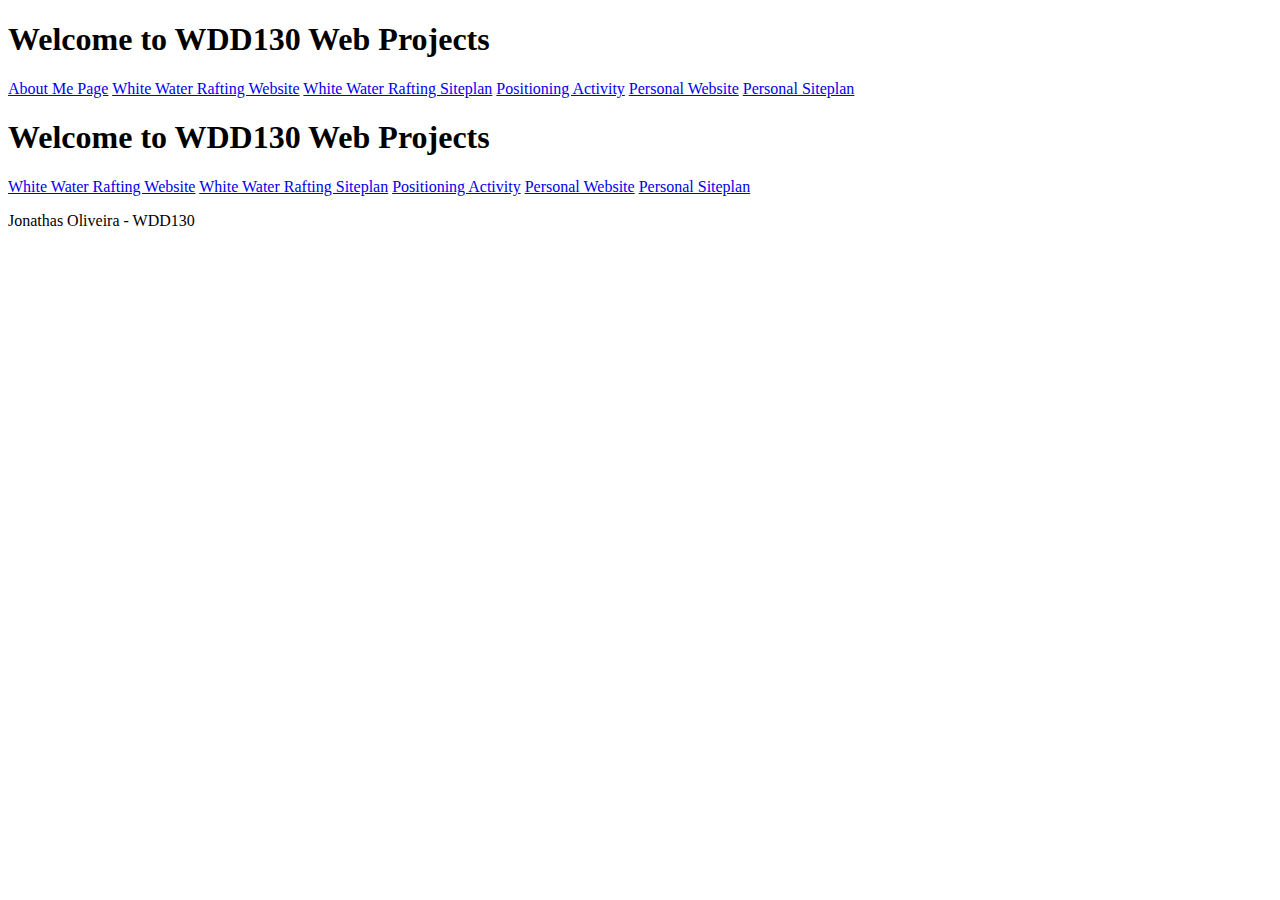
<file: index.html>
<!DOCTYPE html>
<html lang="en">
<head>
    <meta charset="UTF-8">
    <meta http-equiv="X-UA-Compatible" content="IE=edge">
    <meta name="viewport" content="width=device-width, initial-scale=1.0">
    <title>WDD130 Home Page</title>
</head>
<body>

<h1>Welcome to WDD130 Web Projects</h1>
<nav>
    <a href="aboutme/index.html">About Me Page</a>             
    <a href="wwr/index.html">White Water Rafting Website</a>
    <a href="wwr/site-plan-rafting.html">White Water Rafting Siteplan</a>
    <a href="positioning.html">Positioning Activity</a>
    <a href="index.html">Personal Website</a>
    <a href="site-plan.html">Personal Siteplan</a>
</nav>
<h1>Welcome to WDD130 Web Projects</h1>
<nav>
  <a href="wwr/index.html">White Water Rafting Website</a>
  <a href="wwr/site-plan-rafting.html">White Water Rafting Siteplan</a>
  <a href="positioning.html">Positioning Activity</a>
  <a href="index.html">Personal Website</a>
  <a href="site-plan.html">Personal Siteplan</a>
</nav>  
<p>Jonathas Oliveira - WDD130</p>                                  
</body>
</html>
</file>
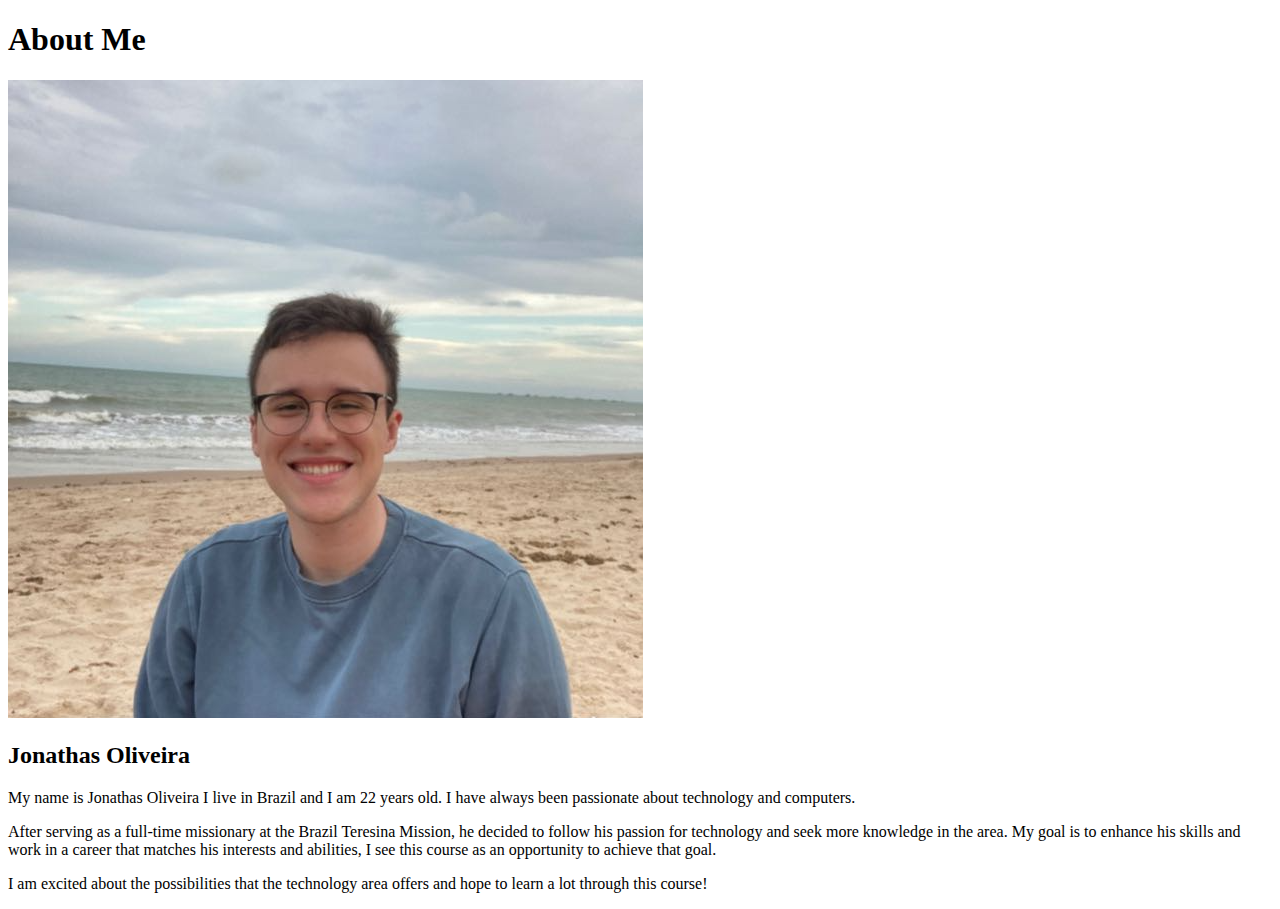
<file: aboutme/index.html>
<!DOCTYPE html>
<html lang="en">
<head>
    <meta charset="UTF-8">
    <meta http-equiv="X-UA-Compatible" content="IE=edge">
    <meta name="viewport" content="width=device-width, initial-scale=1.0">
    <title>Home Page</title>
</head>
<body>
    <h1>About Me</h1>
    <img alt="Image of me" src="images\jonathas.png">
    <h2>Jonathas Oliveira</h2>
    <p>My name is Jonathas Oliveira I live in Brazil and I am 22 years old. I have always been passionate about technology and computers.</p>
    <p>After serving as a full-time missionary at the Brazil Teresina Mission, he decided to follow his passion for technology and seek more knowledge in the area. 
    My goal is to enhance his skills and work in a career that matches his interests and abilities, I see this course as an opportunity to achieve that goal.</p>
    <p> I am excited about the possibilities that the technology area offers and hope to learn a lot through this course!</p>
</body>
</html>
</file>
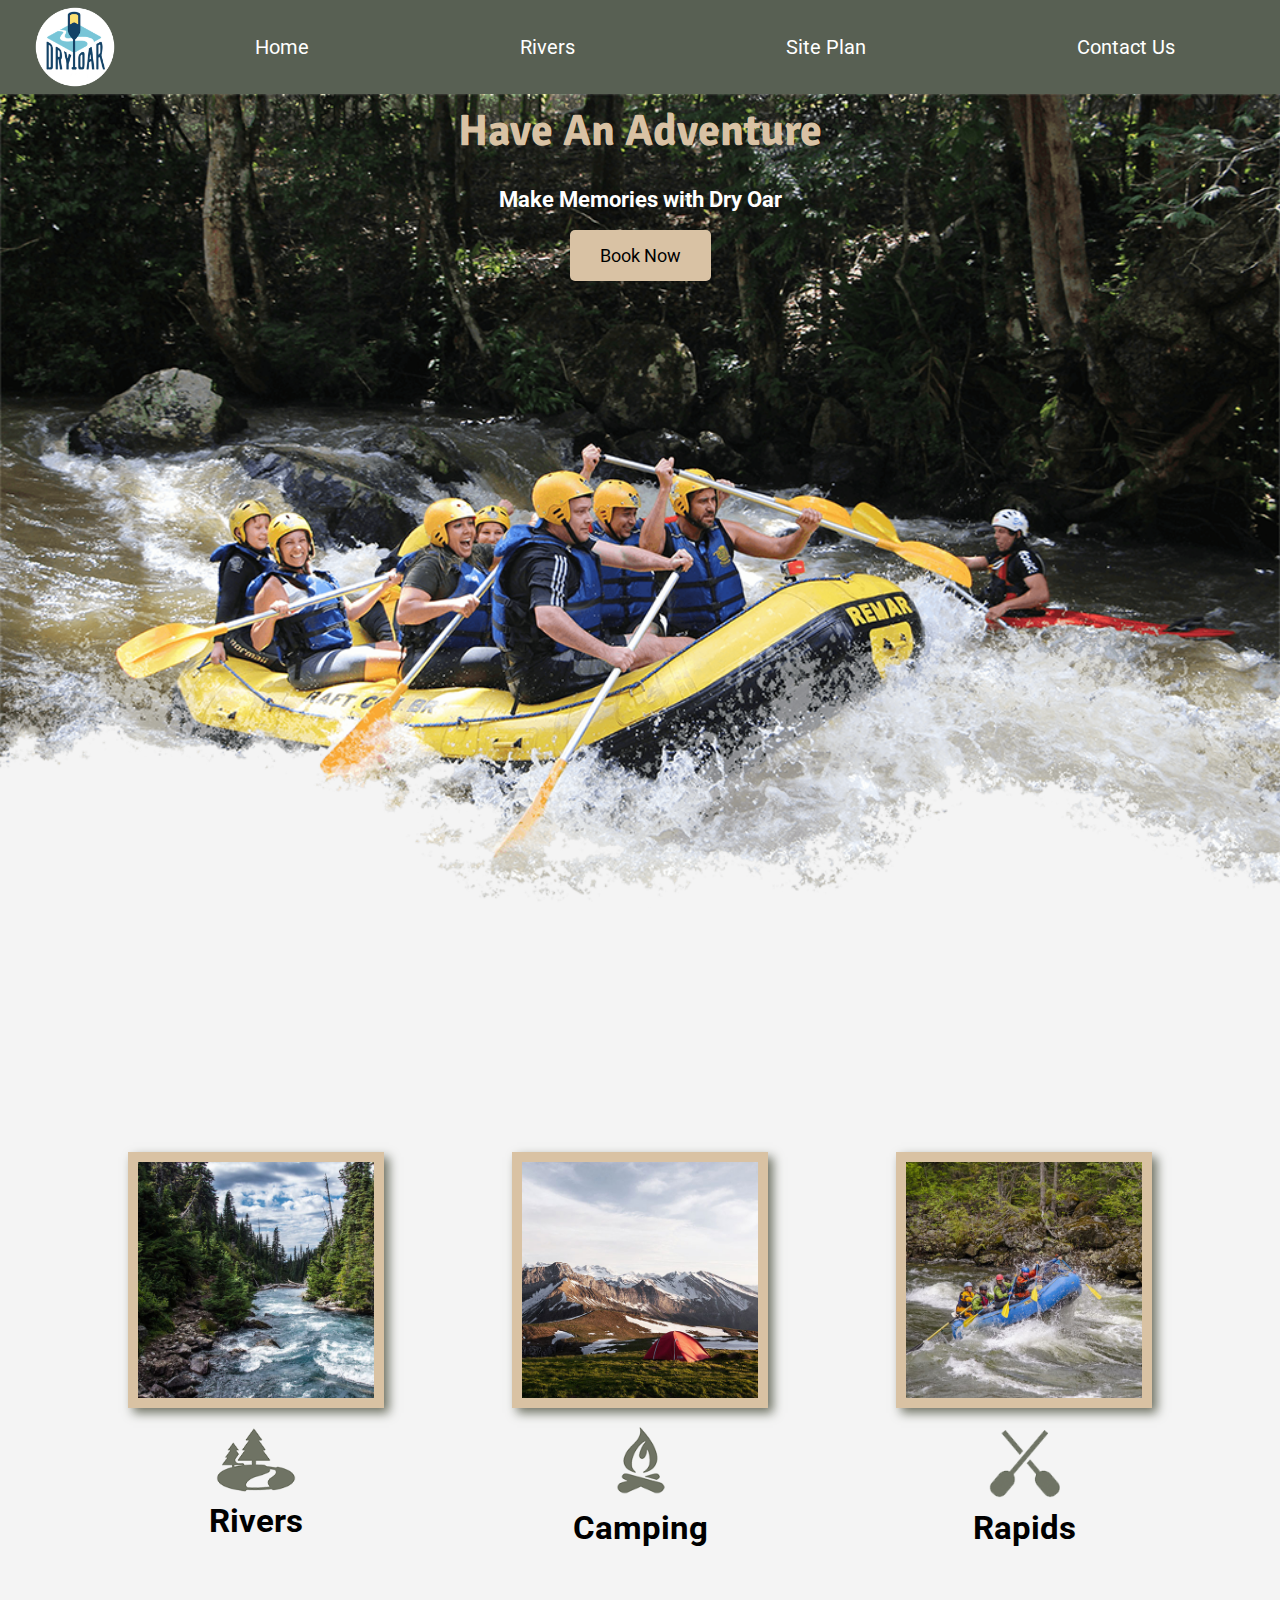
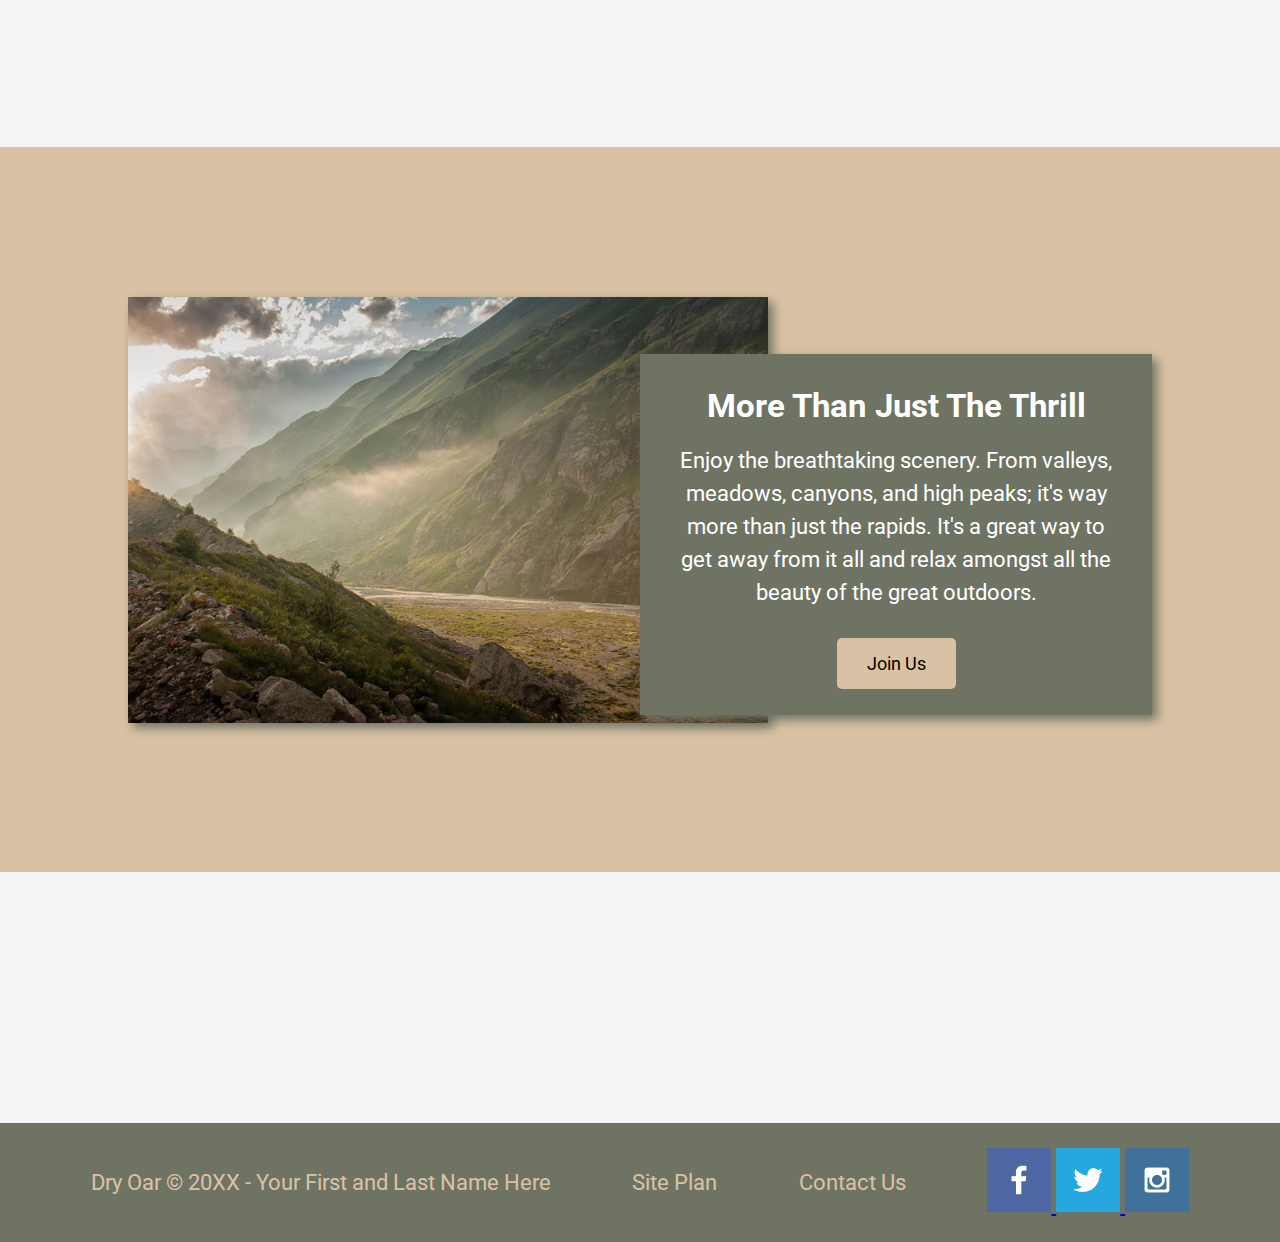
<file: wwr/index.html>
<!DOCTYPE html>
<html lang="en">
<head some jusnk>
    <meta charset="UTF-8">
    <meta http-equiv="X-UA-Compatible" content="IE=edge">
    <meta name="viewport" content="width=device-width, initial-scale=1.0">
    <title>Whitewater Rafting Vacations | Dry Oar Boating | Home</title>
    <link rel="stylesheet" href="styles/style.css">
</head>
<body>
    <div id="content">
        <header>
            <a id="logo_link" href="index.html">
                <img class="logo" src="images/logo.png" alt="Dry Oar Logo">
            </a>
            <nav>
                <a href="index.html">Home</a>
                <a href="rivers.html">Rivers</a>
                <a href="site-plan-rafting.html">Site Plan</a>
                <a href="contactus.html">Contact Us</a>
            </nav>
        </header>
        <div id="hero">
            <div id="hero-box">
                <img id="hero-img" src="images/hero.png" alt="People enjoying white water rafting">
            </div>
            <section id="hero-msg">
                <h1 class="home-title">Have An Adventure</h1>
                <h4>Make Memories with Dry Oar</h4>
                <div class="button-box">
                    <a class="book" href="rates.html">Book Now</a>
                </div>
            </section>
          </div>

          <main class="home-grid">
            <section class="rivers-card">
                <img class="card-img" src="images/rivers.jpg" alt="river in forest">
                <img class="icon" src="images/river_icon.png" alt="river icon">
                <h2>Rivers</h2>
            </section>
            <section class="camping-card">
                <img class="card-img" src="images/camping.jpg" alt="tent in mountains">
                <img class="icon" src="images/fire_icon.png" alt="fire icon">
                <h2>Camping</h2>
            </section>
            <section class="rapids-card">
                <img class="card-img" src="images/rapids.jpg" alt="rafting boat">
                <img class="icon" src="images/oars.png" alt="oars icon">
                <h2>Rapids</h2>
            </section>
            <div id="background"></div>
            <img class="mountains" src="images/mountains.jpg" alt="Misty mountains">
            <section class="msg">
                <h2>More Than Just The Thrill</h2>
                <p>Enjoy the breathtaking scenery. From valleys, meadows, canyons, and high peaks; it's way more than just the rapids. It's a great way to get away from it all and relax amongst all the beauty of the great outdoors. </p>
                <a class='join' href="rivers.html">Join Us</a>
            </section>
        </main>

        <footer>
            <p>Dry Oar © 20XX - Your First and Last Name Here</p>
            <p><a href="site-plan-rafting.html">Site Plan</a></p>
            <p><a href="contactus.html">Contact Us</a></p>
            <div class="social">
                <a href="https://facebook.com" target="_blank">
                    <img src="images/facebook.png" alt="fb icon">
                </a>
                <a href="https://twitter.com" target="_blank">
                    <img src="images/twitter.png" alt="twitter icon">
                </a>
                <a href="https://instagram.com" target="_blank">
                    <img src="images/instagram.png" alt="instagram icon">
                </a>
            </div>
        </footer>
    </div> 
</body>
</html>
</file>
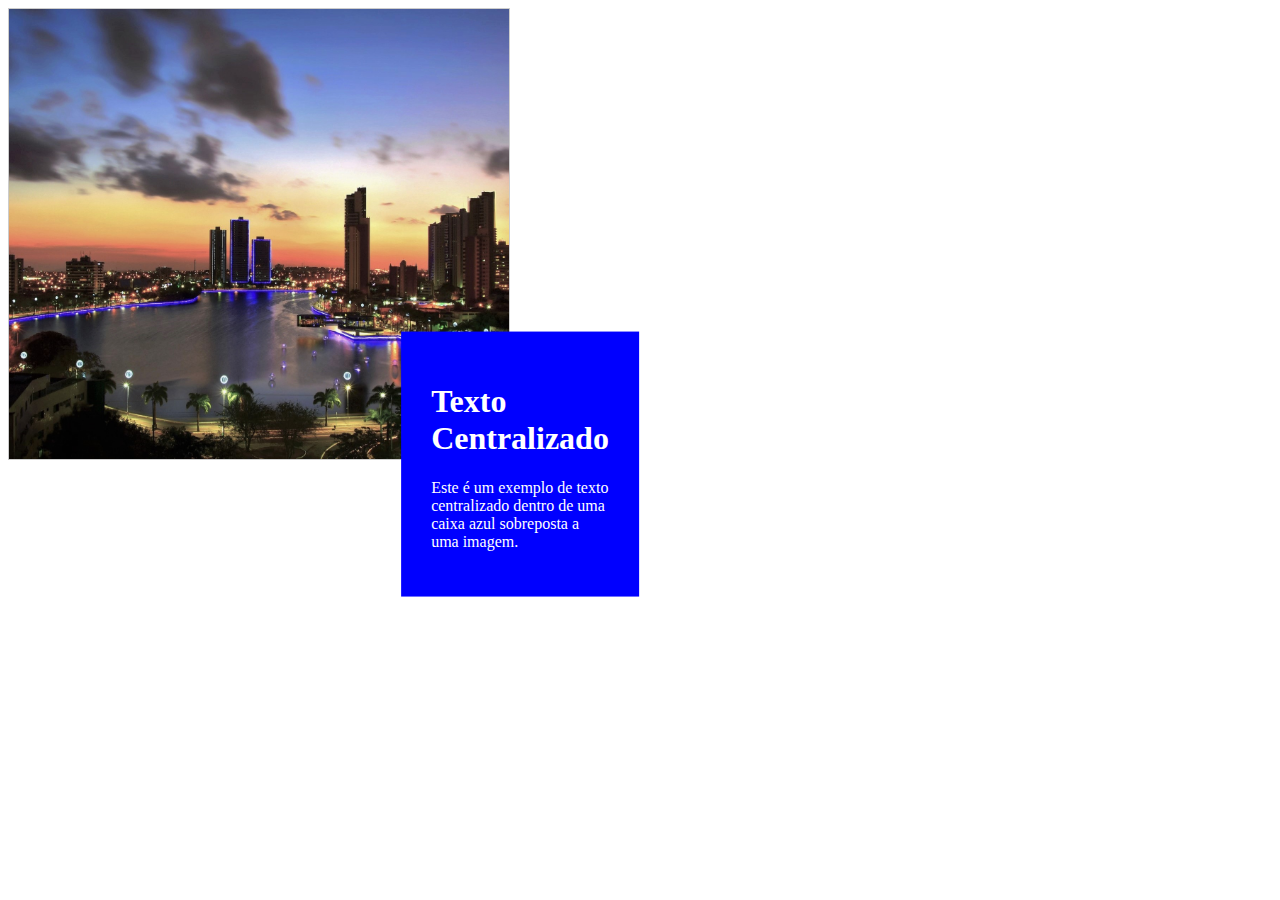
<file: modelagem são joão.html>
<!DOCTYPE html>
<html>
<head>
  <style>
    .container {
      position: relative;
      display: inline-block;
    }
    
    .image {
        width: 500px; /* Defina a largura desejada para os retângulos */
        height: 450px; /* Defina a altura desejada para os retângulos */
        object-fit: cover;
        object-position: center;
        border: 1px solid #ccc;
        margin-right: 10px; /* Ajuste o espaçamento entre as imagens */
    }
    
    .box {
      position: absolute;
      top: 100%;
      left: 100%;
      transform: translate(-50%, -50%);
      background-color: blue;
      padding: 30px;
      color: white;
    }
  </style>
</head>
<body>
  <div class="container">
    <img src="wwr\soul-joao\images\baner-home.jpg" alt="Imagem" class="image">
    <div class="box">
      <h1>Texto Centralizado</h1>
      <p>Este é um exemplo de texto centralizado dentro de uma caixa azul sobreposta a uma imagem.</p>
    </div>
  </div>
</body>
</html>
</file>
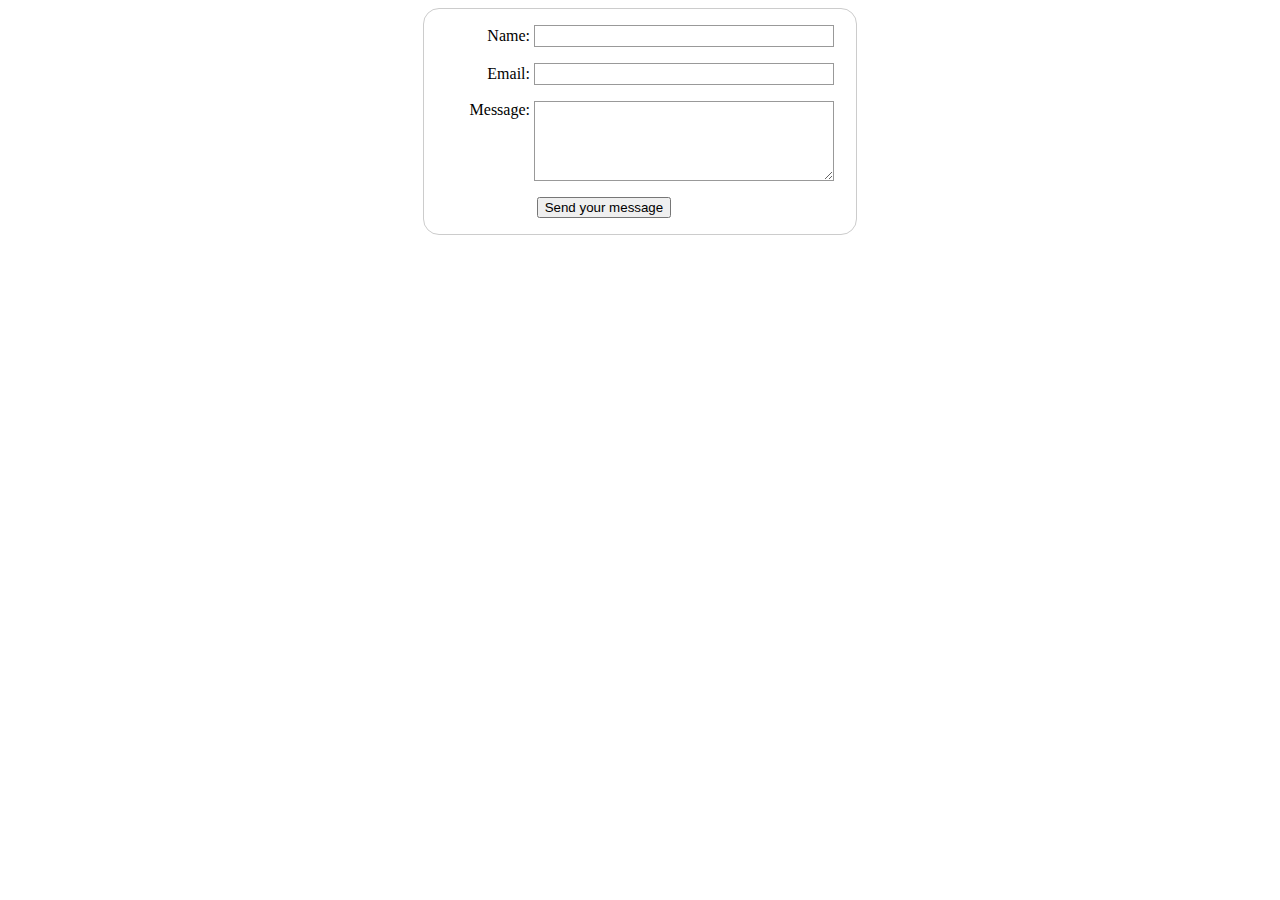
<file: wwr/contactus.html>
<!DOCTYPE html>
<html>
<head>
  <style>
    form {
      /* Center the form on the page */
      margin: 0 auto;
      width: 400px;
      /* Form outline */
      padding: 1em;
      border: 1px solid #ccc;
      border-radius: 1em;
    }

    ul {
      list-style: none;
      padding: 0;
      margin: 0;
    }

    form li + li {
      margin-top: 1em;
    }

    label {
      /* Uniform size & alignment */
      display: inline-block;
      width: 90px;
      text-align: right;
    }

    input,
    textarea {
      /* To make sure that all text fields have the same font settings
         By default, textareas have a monospace font */
      font: 1em sans-serif;

      /* Uniform text field size */
      width: 300px;
      box-sizing: border-box;

      /* Match form field borders */
      border: 1px solid #999;
    }

    input:focus,
    textarea:focus {
      /* Additional highlight for focused elements */
      border-color: #000;
    }

    textarea {
      /* Align multiline text fields with their labels */
      vertical-align: top;

      /* Provide space to type some text */
      height: 5em;
    }

    .button {
      /* Align buttons with the text fields */
      padding-left: 90px; /* same size as the label elements */
    }

    button {
      /* This extra margin represents roughly the same space as the space
         between the labels and their text fields */
      margin-left: 0.5em;
    }

    #feedback {
      background-color: antiquewhite;
      position: absolute;
      top: 0;
      left: 0;
      right: 0;
      padding: .5em;
      /* make this element invisible until we are ready for it */
      display: none;      
    }

    .moveDown {
      margin-top: 3em;
    }
  </style>
</head>
<body>
  <div id="feedback"></div>
  <form action="/my-handling-form-page" method="post">
    <ul>
      <li>
        <label for="name">Name:</label>
        <input type="text" id="name" name="user_name" />
      </li>
      <li>
        <label for="mail">Email:</label>
        <input type="email" id="mail" name="user_email" />
      </li>
      <li>
        <label for="msg">Message:</label>
        <textarea id="msg" name="user_message"></textarea>
      </li>
      <li class="button">
        <button type="submit">Send your message</button>
      </li>
    </ul>
  </form>

  <script>
    // get the feedback div element so we can do something with it.
    const feedbackElement = document.getElementById('feedback');
    // get the form so we can read what was entered in it.
    const formElement = document.forms[0];
    // add a 'listener' to wait for a submission of our form. When that happens run the code below.
    formElement.addEventListener('submit', function(e) {
      // stop the form from doing the default action.
      e.preventDefault();
      // set the contents of our feedback element to a message letting the user know the form was submitted successfully. Notice that we pull the name that was entered in the form to personalize the message!
      feedbackElement.innerHTML = 'Hello '+ formElement.user_name.value +'! Thank you for your message. We will get back with you as soon as possible!';
      // make the feedback element visible.
      feedbackElement.style.display = "block";
      // add a class to move everything down so our message doesn't cover it.
      document.body.classList.toggle('moveDown');
      // scroll to the feedback element
      feedbackElement.scrollIntoView();
    });
  </script>
</body>
</html>
</file>
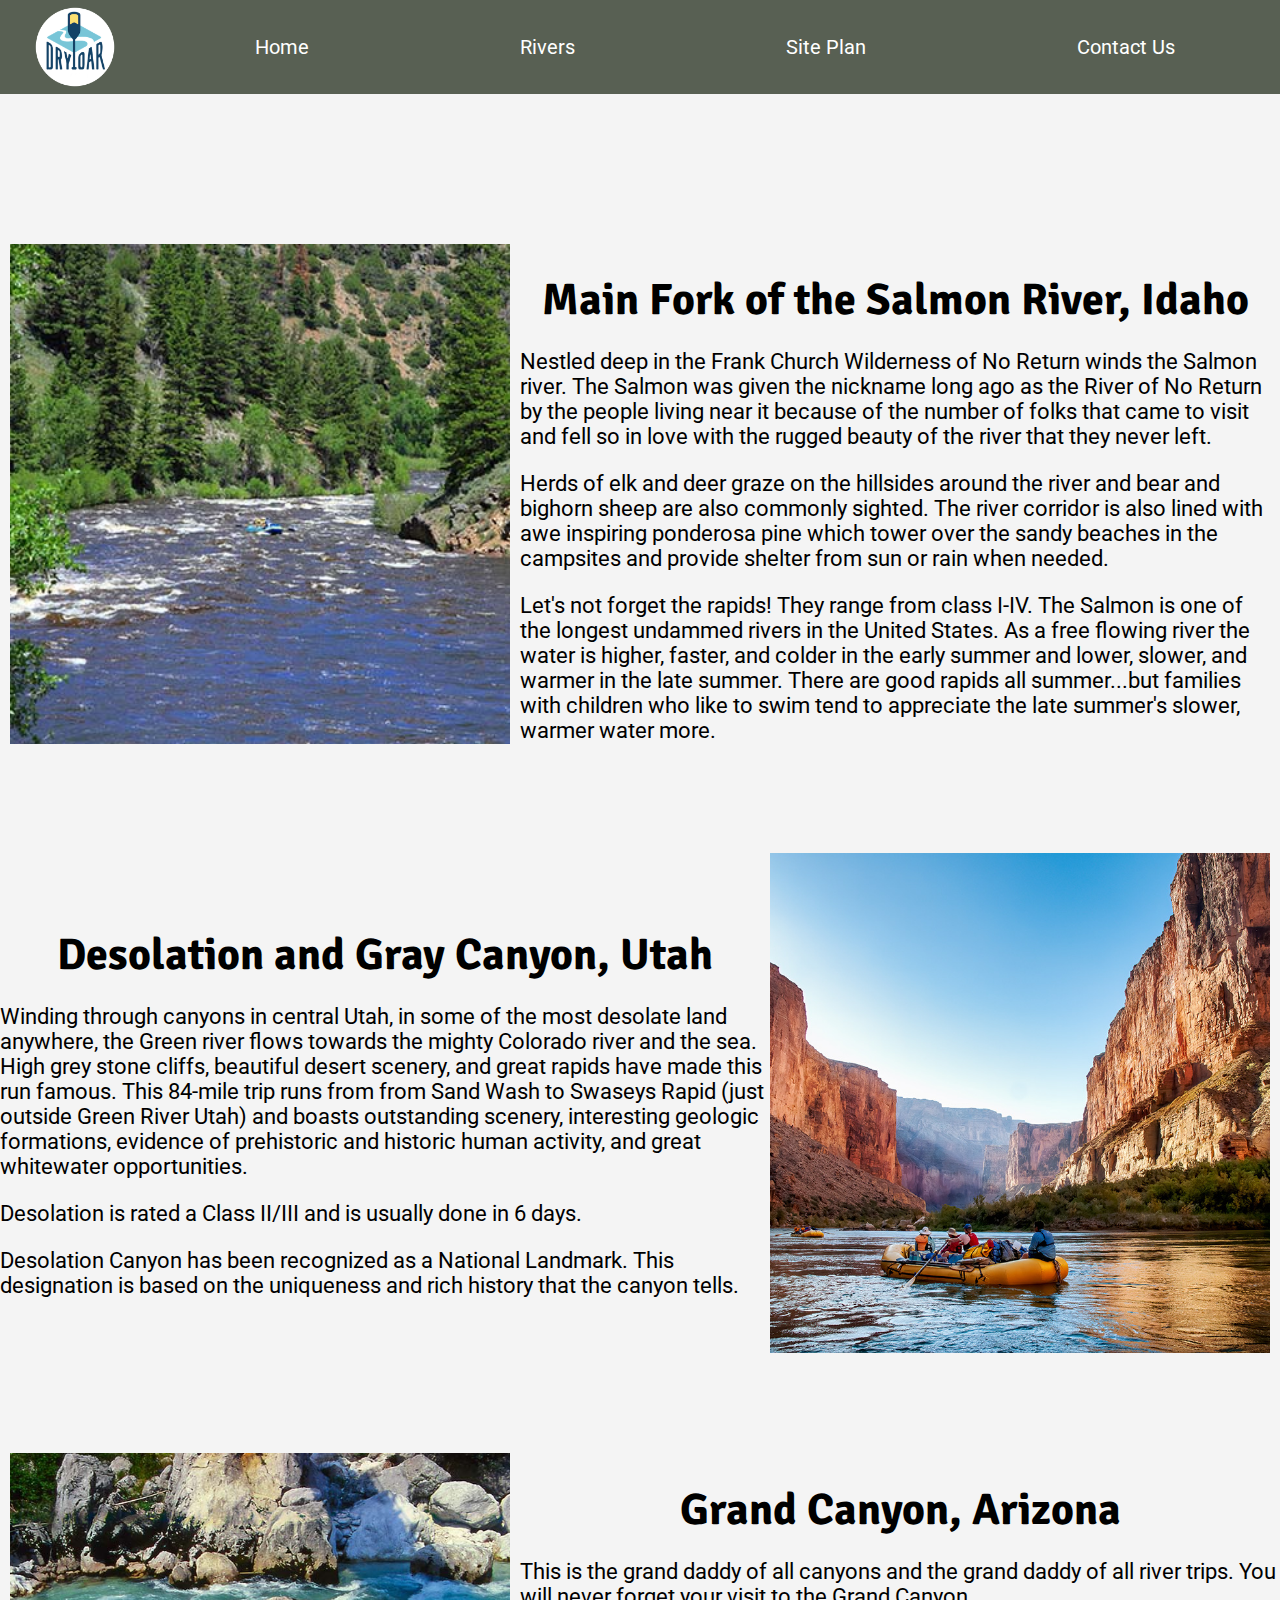
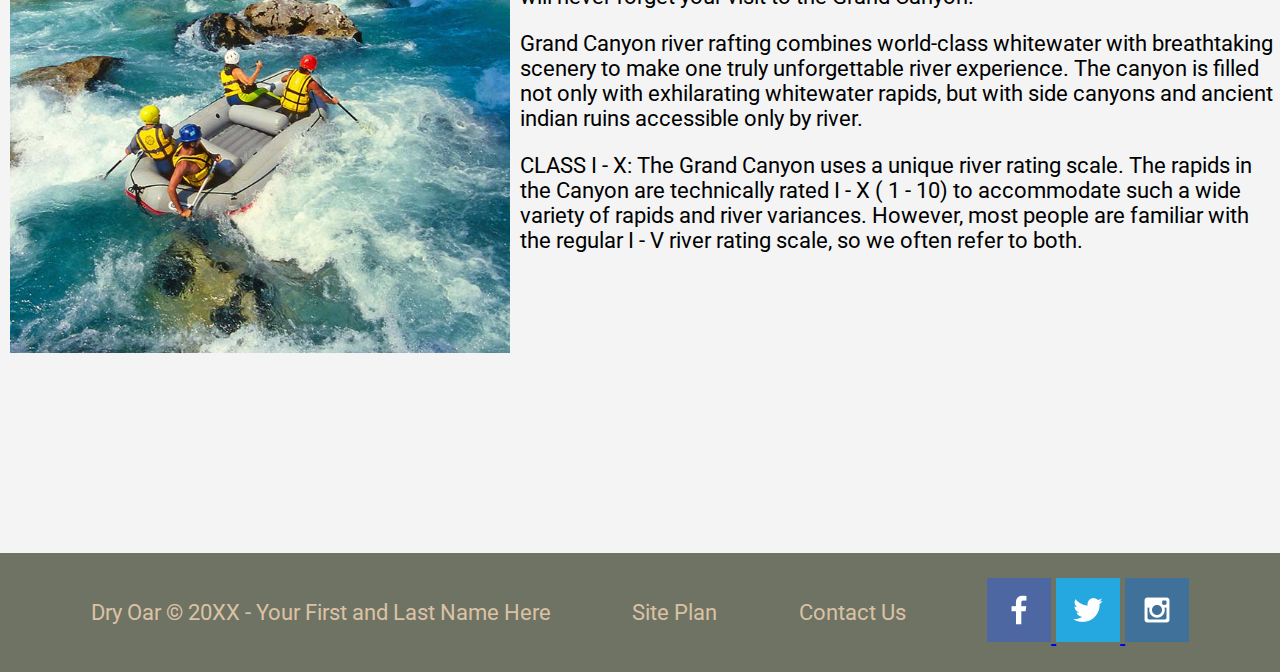
<file: wwr/rivers.html>
<!DOCTYPE html>
<html lang="en">
<head some jusnk>
    <meta charset="UTF-8">
    <meta http-equiv="X-UA-Compatible" content="IE=edge">
    <meta name="viewport" content="width=device-width, initial-scale=1.0">
    <title>Whitewater Rafting Vacations | Dry Oar Boating | Rivers</title>
    <link rel="stylesheet" href="styles/style.css">
</head>
<body>
    <div id="content">
        <header>
            <a id="logo_link" href="index.html">
                <img class="logo" src="images/logo.png" alt="Dry Oar Logo">
            </a>
            <nav>
                <a href="index.html">Home</a>
                <a href="rivers.html">Rivers</a>
                <a href="site-plan-rafting.html">Site Plan</a>
                <a href="contactus.html">Contact Us</a>
            </nav>
            
        </header>   

        <main>
            <div class="image-container Salmon">
              <img src="images/Main Fork of the Salmon River.jpg" alt="Main Fork of the Salmon River">
              <div>
                <h1>Main Fork of the Salmon River, Idaho</h1>
                <p>Nestled deep in the Frank Church Wilderness of No Return winds the Salmon river. The Salmon was given the nickname long ago as the River of No Return by the people living near it because of the number of folks that came to visit and fell so in love with the rugged beauty of the river that they never left.</p>
                <p>Herds of elk and deer graze on the hillsides around the river and bear and bighorn sheep are also commonly sighted. The river corridor is also lined with awe inspiring ponderosa pine which tower over the sandy beaches in the campsites and provide shelter from sun or rain when needed.</p>
                <p>Let's not forget the rapids! They range from class I-IV. The Salmon is one of the longest undammed rivers in the United States. As a free flowing river the water is higher, faster, and colder in the early summer and lower, slower, and warmer in the late summer. There are good rapids all summer...but families with children who like to swim tend to appreciate the late summer's slower, warmer water more.</p>
              </div>
            </div>
          
            <div class="image-container Gray">
              <img src="images/Desolation and Gray.jpg" alt="Desolation and Gray Canyon">
              <div class="text-container">
                <h1>Desolation and Gray Canyon, Utah</h1>
                <p>Winding through canyons in central Utah, in some of the most desolate land anywhere, the Green river flows towards the mighty Colorado river and the sea. High grey stone cliffs, beautiful desert scenery, and great rapids have made this run famous. This 84-mile trip runs from from Sand Wash to Swaseys Rapid (just outside Green River Utah) and boasts outstanding scenery, interesting geologic formations, evidence of prehistoric and historic human activity, and great whitewater opportunities.</p>
                <p>Desolation is rated a Class II/III and is usually done in 6 days.</p>
                <p>Desolation Canyon has been recognized as a National Landmark.  This designation is based on the uniqueness and rich history that the canyon tells.</p>
              </div>
            </div>
          
            <div class="image-container canyon">
              <img src="images/Grand Canyon.jpg" alt="Grand Canyon">
              <div>
                <h1>Grand Canyon, Arizona</h1>
                <p>This is the grand daddy of all canyons and the grand daddy of all river trips. You will never forget your visit to the Grand Canyon.</p>
                <p>Grand Canyon river rafting combines world-class whitewater with breathtaking scenery to make one truly unforgettable river experience. The canyon is filled not only with exhilarating whitewater rapids, but with side canyons and ancient indian ruins accessible only by river.</p>
                <p>CLASS I - X: The Grand Canyon uses a unique river rating scale. The rapids in the Canyon are technically rated I - X ( 1 - 10) to accommodate such a wide variety of rapids and river variances. However, most people are familiar with the regular I - V river rating scale, so we often refer to both.</p>
              </div>
            </div>
          </main>

        <footer>
            <p>Dry Oar © 20XX - Your First and Last Name Here</p>
            <p><a href="site-plan-rafting.html">Site Plan</a></p>
            <p><a href="contactus.html">Contact Us</a></p>
            <div class="social">
                <a href="https://facebook.com" target="_blank">
                    <img src="images/facebook.png" alt="fb icon">
                </a>
                <a href="https://twitter.com" target="_blank">
                    <img src="images/twitter.png" alt="twitter icon">
                </a>
                <a href="https://instagram.com" target="_blank">
                    <img src="images/instagram.png" alt="instagram icon">
                </a>
            </div>
        </footer>
    </div> 
</body>
</html>
</file>
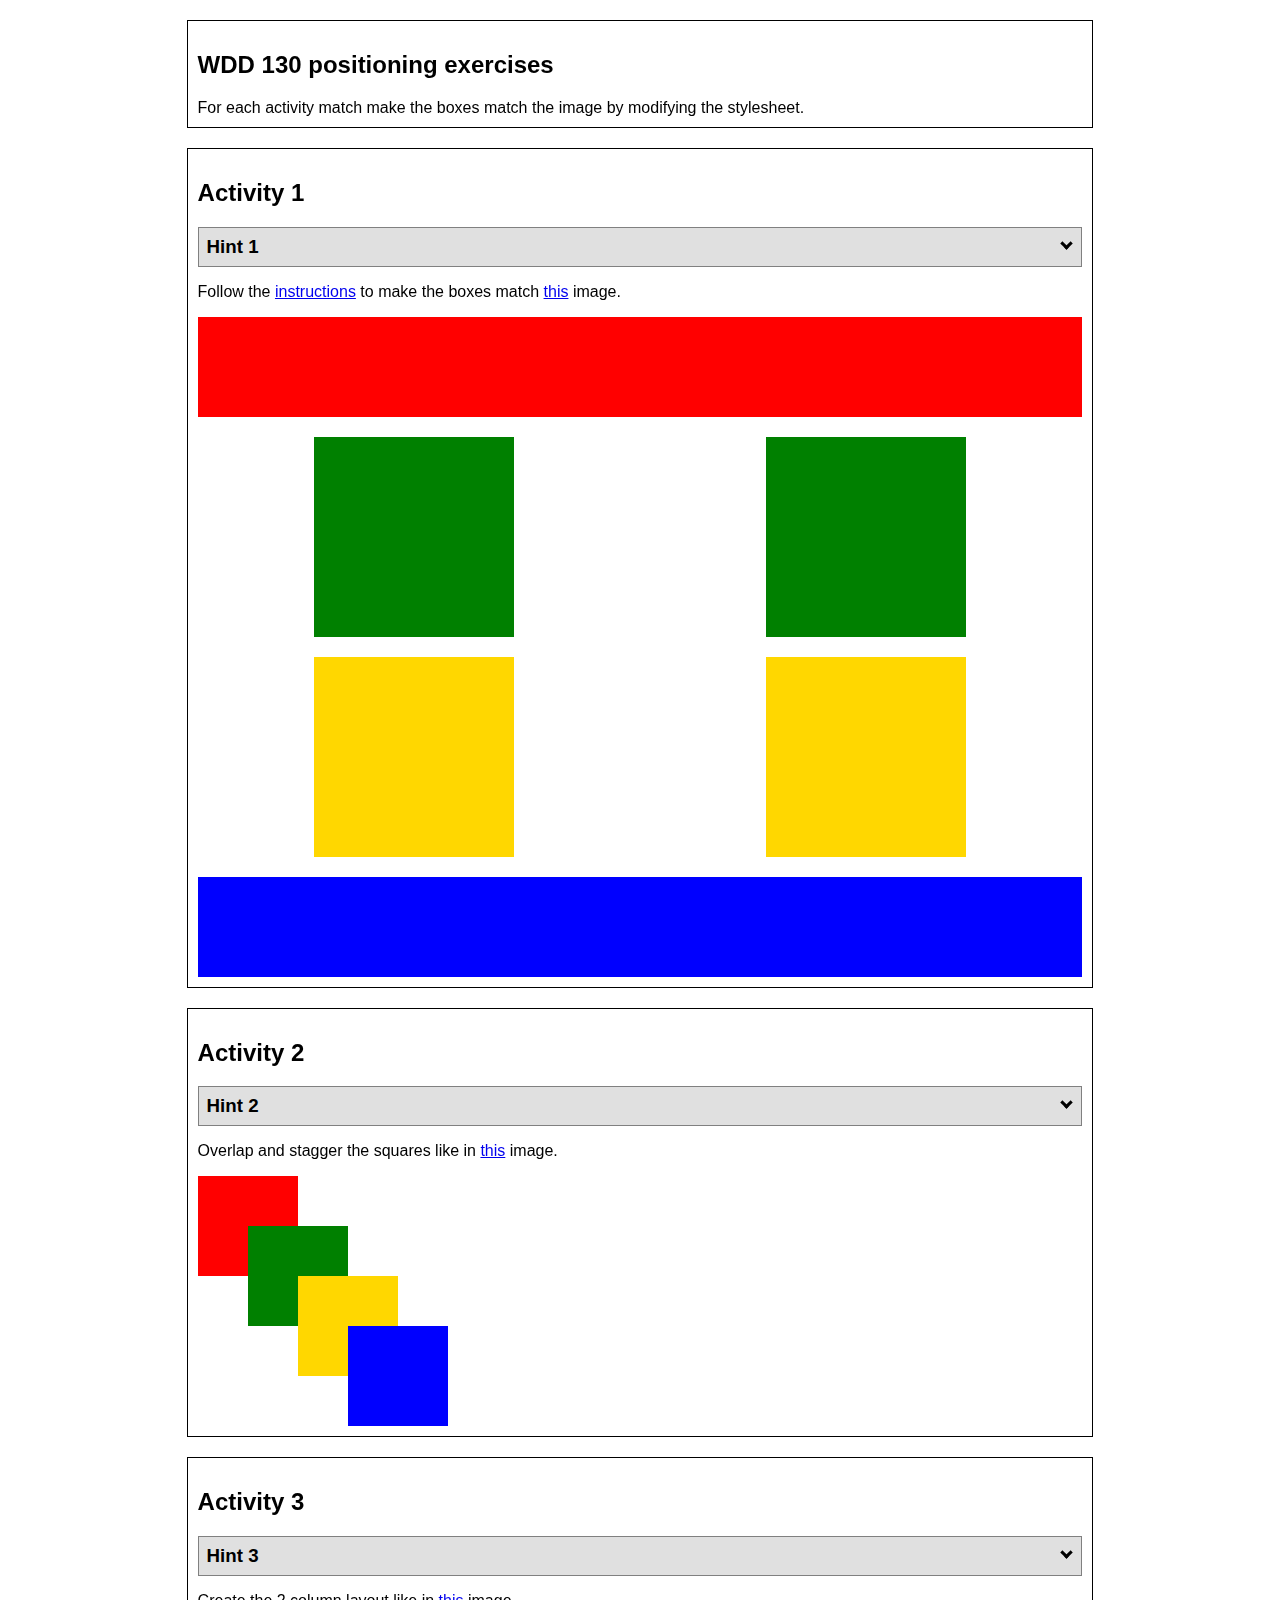
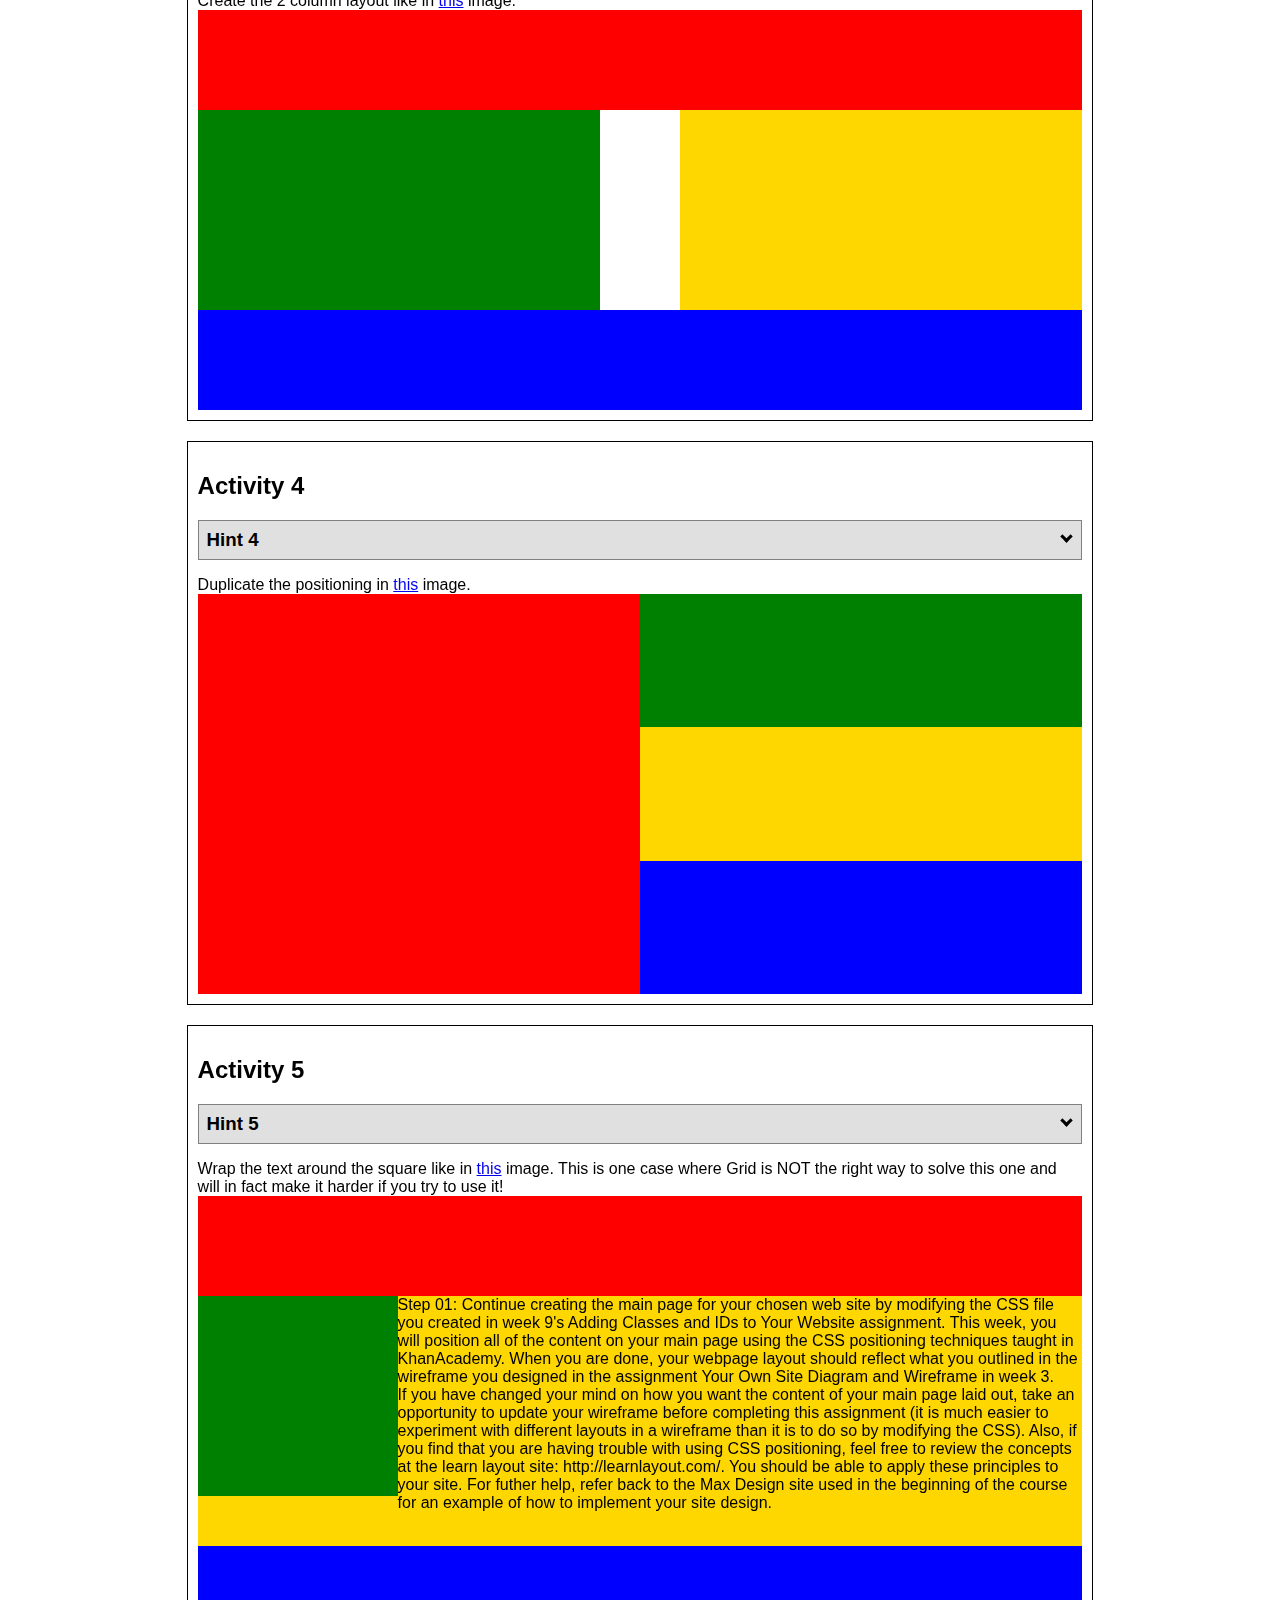
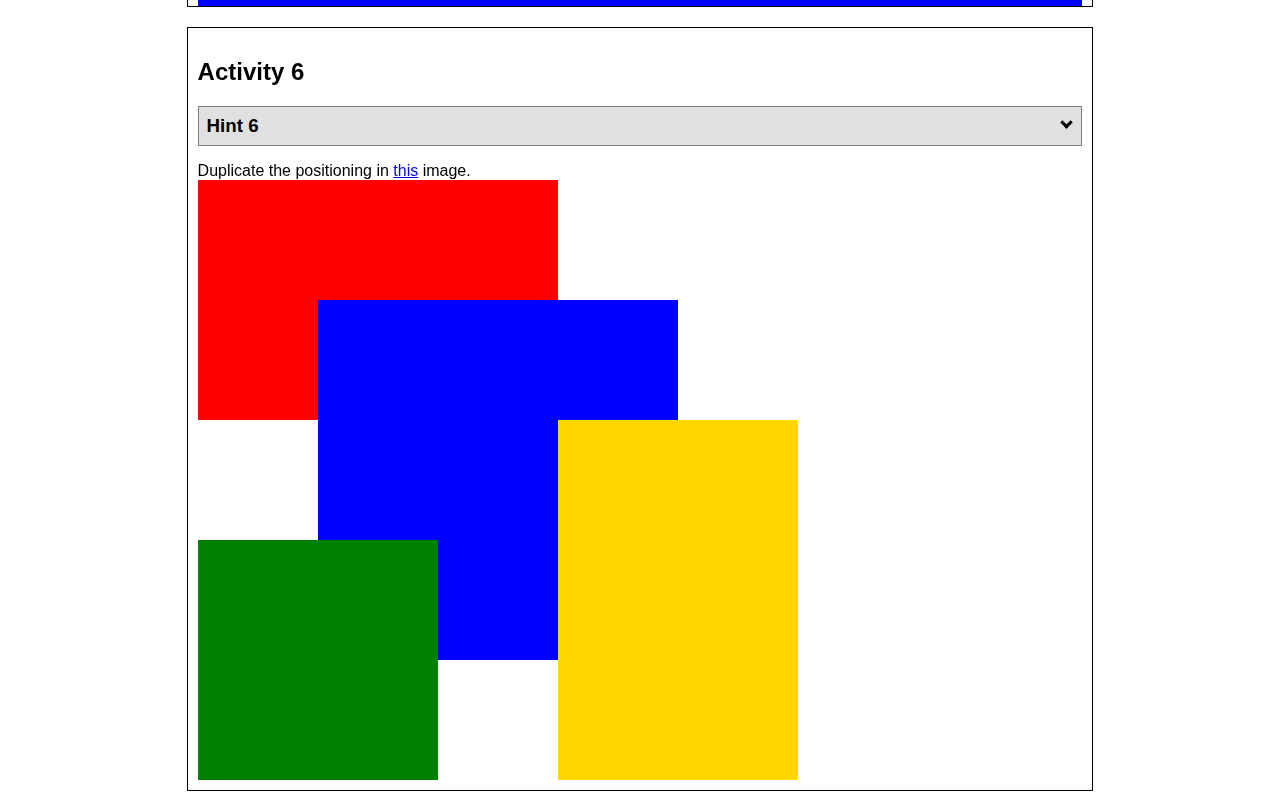
<file: positioning/positioning/positioning.html>
<!DOCTYPE html>
<html lang="en">
  <head>
    <!-- HTML - Name: positioning.html -->
    <title>Positioning Activity</title>
    <link rel="stylesheet" type="text/css" href="positionstyles.css" />
  </head>
  <body>
    <div class="activity">
      <h2>WDD 130 positioning exercises</h2>
      For each activity match make the boxes match the image by modifying the stylesheet.</div>
    <div class="activity">
      <h2>Activity 1</h2>
      <section class="hint"><input type="checkbox" ><i></i> <h3>Hint 1</h3><div><p>Check out the <a href="https://byui-wdd.github.io/wdd130/activities/w06-css-positioning.html" target="_blank">activity instructions</a> in Ilearn!</p></div></section>
      <p>Follow the <a href="https://byui-wdd.github.io/wdd130/activities/w06-css-positioning.html" target="_blank">instructions</a> to make the boxes match  <a href="https://byui-wdd.github.io/wdd130/images/example1.png" target="_blank">this</a> image.</p>
      <div class="content1" >
        <div class="red1" ></div>
        <div class="green1" ></div>
        <div class="green1" ></div>
        <div class="yellow1"></div>
        <div class="yellow1"></div>
        <div class="blue1"></div>
      </div>
    </div>
    <div class="activity">
      <h2>Activity 2</h2>
      <section class="hint"><input type="checkbox" > <h3>Hint 2</h3><i></i><div>
      <ul>
      <li>grid-template-columns: 50px 50px 50px 50px 50px </li></ul></div></section>
      <p>Overlap and stagger the squares like in <a href="https://byui-wdd.github.io/wdd130/images/example2.png" target="_blank">this</a> image.</p>
      <div class="content2" >
        <div class="red2" ></div>
        <div class="green2" ></div>
        <div class="yellow2"></div>
        <div class="blue2"></div>
      </div>
    </div>
    <div class="activity">
      <h2>Activity 3</h2>
      <section class="hint"><input type="checkbox" > <h3>Hint 3</h3><i></i><div><p>This one is going to be best solved with CSS Grid. Remember to make the boxes the right width first...then start moving them around. </p><h4>Properties used:</h4><ul><li>display:grid;</li><li>grid-template-columns:</li><li>grid-column-gap:</li>
        <li>grid-column:</li>  </ul></div></section>
      Create the 2 column layout like in <a href="https://byui-wdd.github.io/wdd130/images/example3.png" target="_blank">this</a>  image.
      <div class="content3" >
        <div class="red3" ></div>
        <div class="green3" ></div>
        <div class="yellow3"></div>
        <div class="blue3"></div>
      </div>
    </div>
    <div class="activity">
      <h2>Activity 4</h2>
      <section class="hint"><input type="checkbox" > <h3>Hint 4</h3><i></i><div><p>For the others we have been primarily concerned with width. For this one you will need to adjust height as well. </p><h4>Properties used:</h4><ul><li>display:grid;</li><li>grid-template-columns:</li><li>grid-row:</li></ul></div></section>
      Duplicate the positioning in <a href="https://byui-wdd.github.io/wdd130/images/example4.png" target="_blank">this</a> image. 
      <div class="content4" >
        <div class="red4" ></div>
        <div class="green4" ></div>
        <div class="yellow4"></div>
        <div class="blue4"></div>
      </div>
    </div>

    <div class="activity">
      <h2>Activity 5</h2>
      <section class="hint"><input type="checkbox" > <h3>Hint 5</h3><i></i><div><p>Grid is <strong>not</strong> the right way to do this.  In fact there is only one way to really do that...and that is with float. Remember that we float the thing we want the text to wrap around.  Also remember to start by making all the shapes the right size and shape.</p><h4>Properties used:</h4><ul><li>float: left;</li></ul></div></section>
      Wrap the text around the square like in <a href="https://byui-wdd.github.io/wdd130/images/example5.png" target="_blank">this</a> image. This is one case where Grid is NOT the right way to solve this one and will in fact make it harder if you try to use it!
      <div class="content5" >
        <div class="red5" ></div>
        <div class="green5" ></div>
        <div class="yellow5">Step 01: Continue creating the main page for your chosen web site by modifying the CSS file you created in week 9's Adding Classes and IDs to Your Website assignment. This week, you will position all of the content on your main page using the CSS positioning techniques taught in KhanAcademy. When you are done, your webpage layout should reflect what you outlined in the wireframe you designed in the assignment Your Own Site Diagram and Wireframe in week 3. <br />
          If you have changed your mind on how you want the content of your main page laid out, take an opportunity to update your wireframe before completing this assignment (it is much easier to experiment with different layouts in a wireframe than it is to do so by modifying the CSS). Also, if you find that you are having trouble with using CSS positioning, feel free to review the concepts at the learn layout site: http://learnlayout.com/. You should be able to apply these principles to your site. For futher help, refer back to the Max Design site used in the beginning of the course for an example of how to implement your site design.</div>
        <div class="blue5"></div>
      </div>
    </div>
    <div class="activity">
      <h2>Activity 6</h2>
      <section class="hint"><input type="checkbox" > <h3>Hint 6</h3><i></i><div><p>This one is all about visualizing the grid behind the layout. If you are having a hard time doing that first: all the sizes are even multiples of 100, and second here is another example with the lines drawn: <a href="https://byui-wdd.github.io/wdd130/images/example6-hint.png" target="_blank">example 6 with lines</a>. For this one you will find it easiest if you use px for the column width. You can also use <kbd>z-index</kbd> to control the element layering.    </p><h4>Properties used:</h4><ul><li>display:grid;</li><li>grid-template-columns:</li><li>grid-column:</li><li>grid-row:</li><li><a href="https://www.w3schools.com/cssref/pr_pos_z-index.asp" target="_blank">z-index:</a></li></ul></div></section>
      Duplicate the positioning in <a href="https://byui-wdd.github.io/wdd130/images/example6.png" target="_blank">this</a> image.
      <div class="content6" >
        <div class="red6" ></div>
        <div class="green6" ></div>
        <div class="yellow6"></div>
        <div class="blue6"></div>
      </div>
    </div>
  </body>
</html>
</file>
<file: wwr/styles/style.css>
@import url('https://fonts.googleapis.com/css2?family=Roboto:ital,wght@1,300&family=Signika:wght@700&display=swap');

:root {
  --heading-font: "Signika",'Rock Salt', 'Bradley Hand';
  --paragraph-font: 'Roboto', Helvetica, sans-serif;
}

body {
  background-color: #F4F4F4;
  font-family: var(--paragraph-font);
  font-size: 22px;
  margin: 0;
  padding: 0;
}

h2{
  margin: 0;
}

header {
  background-color: #586053;
  display: grid;
  grid-template-columns: 150px auto;
}

#logo_link {
  padding-top: 5px;
  justify-self: center;
  align-self: center;
}
nav a {
  font-size: 20px;
  color: #FFFFFF;
  text-align: center;
  text-decoration: none;
  padding: 35px;
  
}
nav {
  display: flex;
  justify-content: space-around;
}
nav a:hover {
  background-color: #4D4D4D;
  
}

#content {
  max-width: 1600px;
  margin: 0 auto;
}

#hero-img {
  justify-self: center;
  align-self: center;
  width: 100%;
}

#hero {
  display: grid;
  grid-template-columns: 1fr 3fr 1fr;
  /*margin-top: -100px;*/
}

#hero-box {
  grid-column: 1/4;
  grid-row: 1/3;
  /*z-index: -1*/
}

#hero-msg h1{
  text-align: center;
  color: #D9C2A4
}

#hero-msg h4 {
  text-align: center;
  color: white;
}

h2{
  margin: 0;
}

#hero-msg {
  grid-column: 2/3;
  grid-row: 1/2;
  justify-self: center;
  align-self: center;
  /*margin-top: 100px;*/
}

.logo {
  width: 80px;
}

.icon {
  width: 80px;
}

#logo_link {
  padding-top: 5px;
}

#hero-msg h1,
#hero-msg h4,
.button-box,
main section {
  text-align: center;
}

.button-box{
  text-align: center;
}

main section{
  text-align: center;
}

h1 {
  font-family: var(--heading-font);
  font-size: 2em;
}

.book,
.join {
  background-color: #D9C2A4;
  color: black;
  text-decoration: none;
  font-size: 18px;
  padding: 15px 30px;
  margin-top: 50px;
  border-radius: 5px;
}

.book:hover,
.join:hover {
  background-color: #FFFFFF;
  color: #4D4D4D;
}

#background {
  height: 725px;
  background-color: #D9C2A4;
}

.msg {
   background-color: #707465;
   color: white;
   line-height: 1.5em;
   padding: 35px;
}

.msg p {
  padding-bottom: 15px;
}
  
footer {
  background-color: #707465;
  color: #DAC2A4;
  padding: 25px 50px;
  margin-top: 200px;
}

footer a[href="site-plan-rafting.html"],
footer a[href="contactus.html"] {
    color: #D9C2A4;
    padding-top: 15px;
    text-decoration: none;
}

.icon{
  padding-top: 10px;
}

.home-title{
  margin-top: 10px;
}

.rivers-card, .camping-card, .rapids-card{
  margin: 200px 0;
}
.card-img {
  border: 10px solid #d9c2a3;
}

.card-img, .mountains {
  width: 100%;
}

.rivers-card {
  grid-column: 2 / 4;
  grid-row: 2 / 3;
}

.camping-card {
  grid-column: 5 / 7;
  grid-row: 2 / 3;
}

.rapids-card {
  grid-column: 8 / 10;
  grid-row: 2 / 3;
}

#background {
  grid-column: 1 / 11;
  grid-row: 4 / 9;
}


.msg {
  grid-column: 6 / 10;
  grid-row: 6 / 7;
}

main section img {
  box-sizing: border-box;
}
.mountains{
  margin: 150px 0px 200px 0px;
  grid-column: 2 / 7;
  grid-row: 5 / 8;
  width: 100%;
  grid-column: 2/7;
  grid-row: 5/8;
  box-shadow: 5px 5px 10px #6f7364;
}

footer {
  background-color: #6f7364;
  padding: 25px 50px;
  margin-top: 200px; 
  display: flex;
  justify-content: space-around;
  align-items: center;
}
.msg {
  background-color: #6f7364;
  padding: 35px;
  grid-column: 6/10;
  grid-row: 6/7;
  box-shadow: 5px 5px 10px #6f7364;
}
.card-img {
  border: 10px solid #d9c2a3;
  transition: transform .5s;
  box-shadow: 5px 5px 10px #6f7364;
}
.card-img:hover {
  opacity: .6;
  transform: scale(1.1);
}

.home-grid {
  display: grid;
  grid-template-columns: 1fr 1fr 1fr 1fr 1fr 1fr 1fr 1fr 1fr 1fr;
}

@media screen and (max-width: 900px) {
  #hero, .home-grid {
      display: block;
      height: auto;
  }
  nav, footer {
      flex-direction: column;
  }
  nav a {
      display: block;
      padding: 15px;
  }
  #hero {
      margin-top: 0;
  }
  #hero-msg {
      margin-top: 0;
  }
  #hero-msg h4 {
      display: none;
  }
  .home-title {
      font-size: 25px;
  }
  .rivers-card, .camping-card, .rapids-card { 
      margin: 50px auto;
      width: 60%;
  }
  #background {
      display: none;
  }
  .mountains, .msg {
      width: 80%;
      display: block;
      margin: 0 auto;
  }
  footer {
      margin-top: 25px;
  }
}

/*second_page*/

div.image-container {
  display: flex;
  align-items:flex-start;
  margin-bottom: 100px;
  
}

div.image-container.Salmon {
  justify-content: flex-start;
  margin-right: 10px;
  margin-top: 150px;
}

div.image-container.right {
  justify-content: flex-end;
}

div.image-container img {
  width: 500px;
  height: 500px;
  object-fit: cover;
  margin-right: 10px;
  margin-left: 10px;
}

div.image-container h1,
div.image-container p {
  margin-bottom: 10px;

}

.image-container.Gray {
  display: flex;
  flex-direction: row-reverse;
  align-items: center;
}

.image-container.Gray img {
  margin-right: 10px;
  margin-left: 0;
}

.image-container.Gray .text-container {
  text-align: left;
}

div.image-container h1 {
  text-align: center;
}

.image-container.Gray .text-container h1 {
  text-align: center;
}
</file>
<file: positioning/positioning/positionstyles.css>
/* CSS - Name: "positionstyles.css" */
/* Activity 1 styles */
.content1 {
  /* This is the parent of the activity 1 boxes. */
  display: grid;
  grid-template-columns: 1fr 1fr;
  justify-items: center;
  grid-gap: 20px;
}
.red1 { 
  width: 100%; 
  height: 100px; 
  background-color: red; 
  grid-column: 1/3;

} 
.green1 {
  width: 200px; 
  height: 200px; 
  background-color: green; 

} 
.yellow1 {
  width: 200px; 
  height: 200px; 
  background-color: gold; 
} 
.blue1 {
  width: 100%; 
  height: 100px; 
  background-color: blue; 
  grid-column: 1/3;
} 
/* Activity 2 styles */ 
.content2 {
  /* This is the parent of the activity 2 boxes. */
}
.red2 {
  width: 100px; 
  height: 100px; 
  background-color: red; 
} 
.green2 { 
  width: 100px; 
  height: 100px; 
  background-color: green; 
  margin-left: 50px;
  margin-top: -50px;
} 
.yellow2 {
  width: 100px; 
  height: 100px; 
  background-color: gold; 
  margin-left: 100px;
  margin-top: -50px;
} 
.blue2 {
  width: 100px; 
  height: 100px; 
  background-color: blue; 
  margin-left: 150px;
  margin-top: -50px;
} 









/* Activity 3 styles */ 
.content3 {
  /* This is the parent of the activity 3 boxes. */
  display: grid;
  grid-template-columns: 1fr 1fr;
  grid-column-gap: 80px;
 
}
.red3 {
  width: 100%; 
  height: 100px; 
  background-color: red; 
  grid-column: 1/3;
} 
.green3 {
  width: 100%; 
  height: 200px; 
  background-color: green;
} 
.yellow3 {
  width: 100%; 
  height: 200px; 
  background-color: gold; 
} 
.blue3 {
  width: 100%;
  height: 100px; 
  background-color: blue; 
  grid-column: 1/3;
} 










/* Activity 4 styles */ 
.content4 {
  /* This is the parent of the activity 4 boxes. */
  height: 400px;
  display: grid;
  grid-template-columns: 1fr 1fr;
  
}
.red4 {
  width: 100%; 
  height: 100%; 
  background-color: red;
  grid-row: 1/4;
  grid-column: 1/2;
} 
.green4 {
  width: 100%; 
  height: 100%; 
  background-color: green; 
  grid-row: 1/2;
  grid-column:2/3;
  
} 
.yellow4 {
  width: 100%; 
  height: 100%; 
  background-color: gold; 
  grid-column: 2/3;
  grid-row: 2/3;
} 
.blue4 {
  width: 100%; 
  height: 100%; 
  background-color: blue;
  grid-column: 2/3;
  grid-row: 3/4;
} 




/* Activity 5 styles */ 
.content5 {
  /* This is the parent of the activity 5 boxes. */
  height: 400px;
   
}
.red5 { 
  width: 100%; 
  height: 100px; 
  background-color: red; 
} 
.green5 { 
  width: 200px; 
  height: 200px; 
  background-color: green; 
  float:left;
} 
.yellow5 {
  width: 100%; 
  height: 250px; 
  background-color: gold; 

} 
.blue5 {
  width: 100%; 
  height: 100px; 
  background-color: blue; 
} 




/* Activity 6 styles */ 
.content6 {
  /* This is the parent of the activity 6 boxes. */
  height:600px;
  display:grid;
  width:600px;
  grid-template-columns: 1fr 1fr 1fr 1fr 1fr;
}
.red6 {
  width: 100%; 
  height: 100%; 
  background-color: red;
  grid-column:1/4;
  grid-row: 1/3;
  z-index:-2;
} 
.green6 {
  width: 100%; 
  height: 100%; 
  background-color: green; 
  grid-column:1/3;
  grid-row:4/6;
} 
.yellow6 {
  width: 100%; 
  height: 100%; 
  background-color: gold;
  grid-column: 4/6;
  grid-row: 3/6;
} 
.blue6 {
  width: 100%; 
  height: 100%; 
  background-color: blue;
  grid-row:2/5;
  grid-column:2/5;
  z-index:-1;
  
} 
/* Activity 6 styles 



*/ 
.content7 {
  /* This is the parent of the activity 6 boxes. */
  height:600px;
  display:grid;
  width:600px;
  grid-template-columns: repeat(6, 100px);
}
.red7 {
  width: 100%; 
  height: 100%; 
  background-color: red;
  grid-column:1/5;
  grid-row: 1/3;
  z-index:-2;
} 
.green7 {
  width: 100%; 
  height: 100%; 
  background-color: green; 
  grid-column:1/3;
  grid-row:5/7;
} 
.yellow7 {
  width: 100%; 
  height: 100%; 
  background-color: gold;
  grid-column: 5/7;
  grid-row: 3/7;
} 
.blue7 {
  width: 100%; 
  height: 100%; 
  background-color: blue;
  grid-row:2/6;
  grid-column:2/6;
  z-index:-1;
  
} 


/* Do not make any changes below here */
.activity {
  width: 70%; 
  margin: 20px auto; 
  font-family: Arial, sans-serif; 
  border: 1px solid black; 
  padding: 10px; 
  clear:both; 
  overflow: auto;
} 

.hint {
  border: 1px solid grey;
  background: #e0e0e0;
  padding: .5em;
  position: relative;
  margin: 1em 0;
}
.hint h3 {
  margin: 0;
}
.hint:hover {
  background: #d0d0d0;
}
.hint > div {
  display: none;
}

.hint input[type=checkbox] {
  position: absolute;
  width: 100%;
  height: 100%;
  opacity: 0;
  z-index: 1;
  cursor: pointer;
}

.hint input[type=checkbox]:checked ~ div {
  display: block;
}

.hint i {
  position: absolute;
  transform: translate(-6px, 0);
  margin-top: 16px;
  right: 10px;
  top: -3px;
}
.hint i:before, .hint i:after {
  content: "";
  position: absolute;
  background-color: black;
  width: 3px;
  height: 9px;
}
.hint i:before {
  transform: translate(2px, 0) rotate(45deg);
}
.hint i:after {
  transform: translate(-2px, 0) rotate(-45deg);
}

.hint input[type=checkbox]:checked ~ i:before {
  transform: translate(-2px, 0) rotate(45deg);
}
.hint input[type=checkbox]:checked ~ i:after {
  transform: translate(2px, 0) rotate(-45deg);
}
</file>
